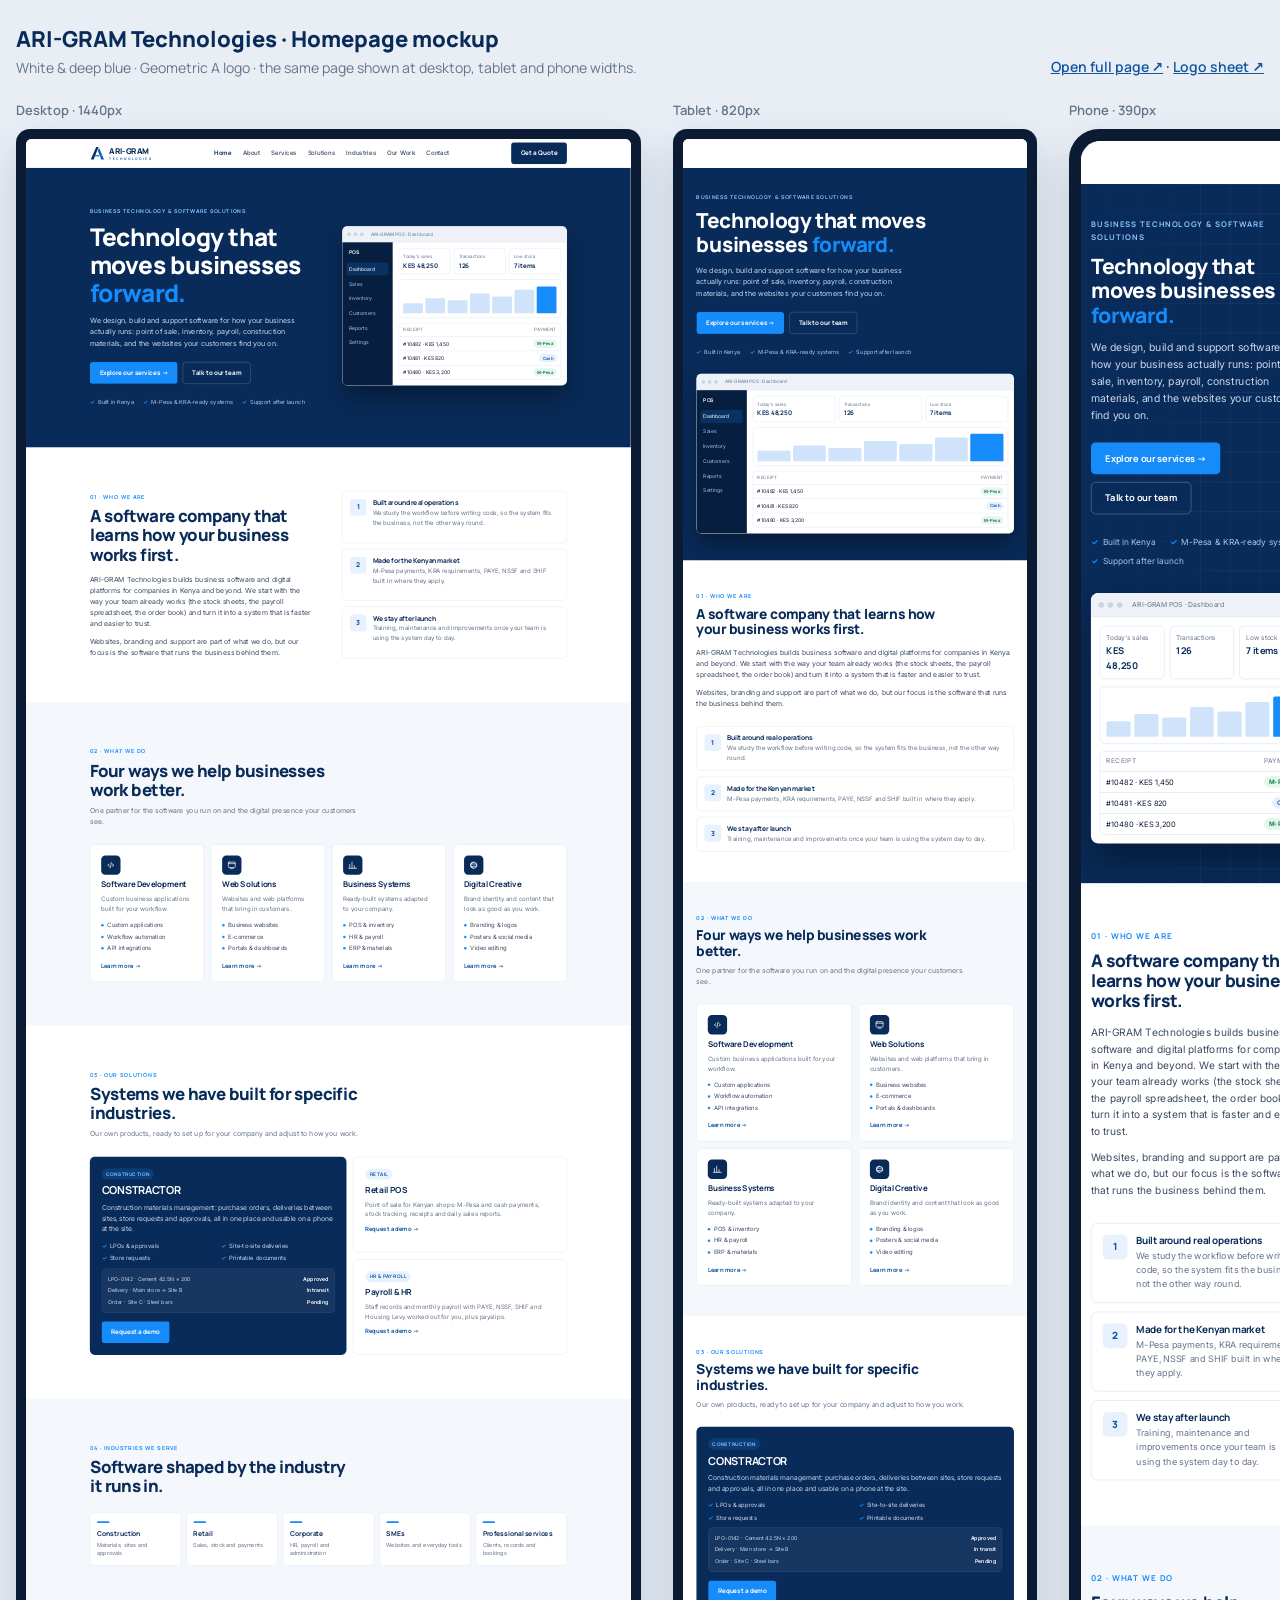
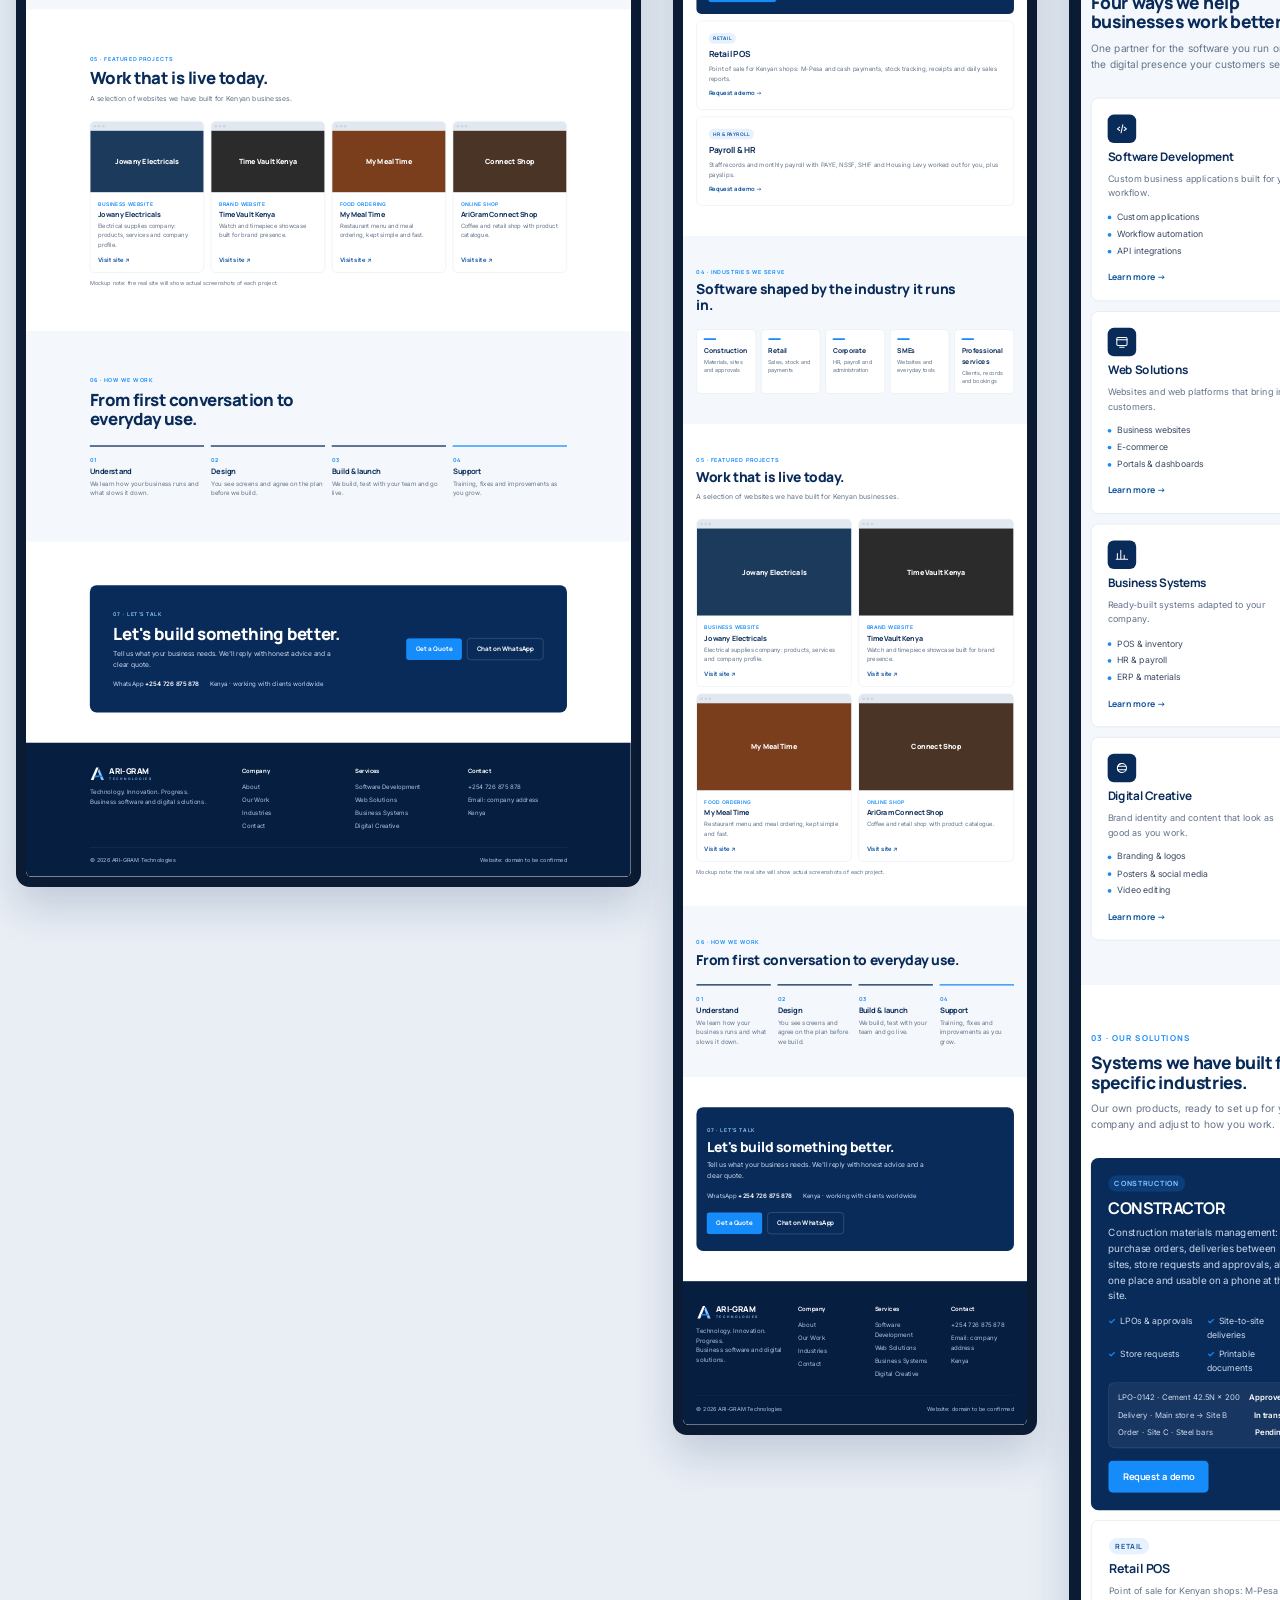
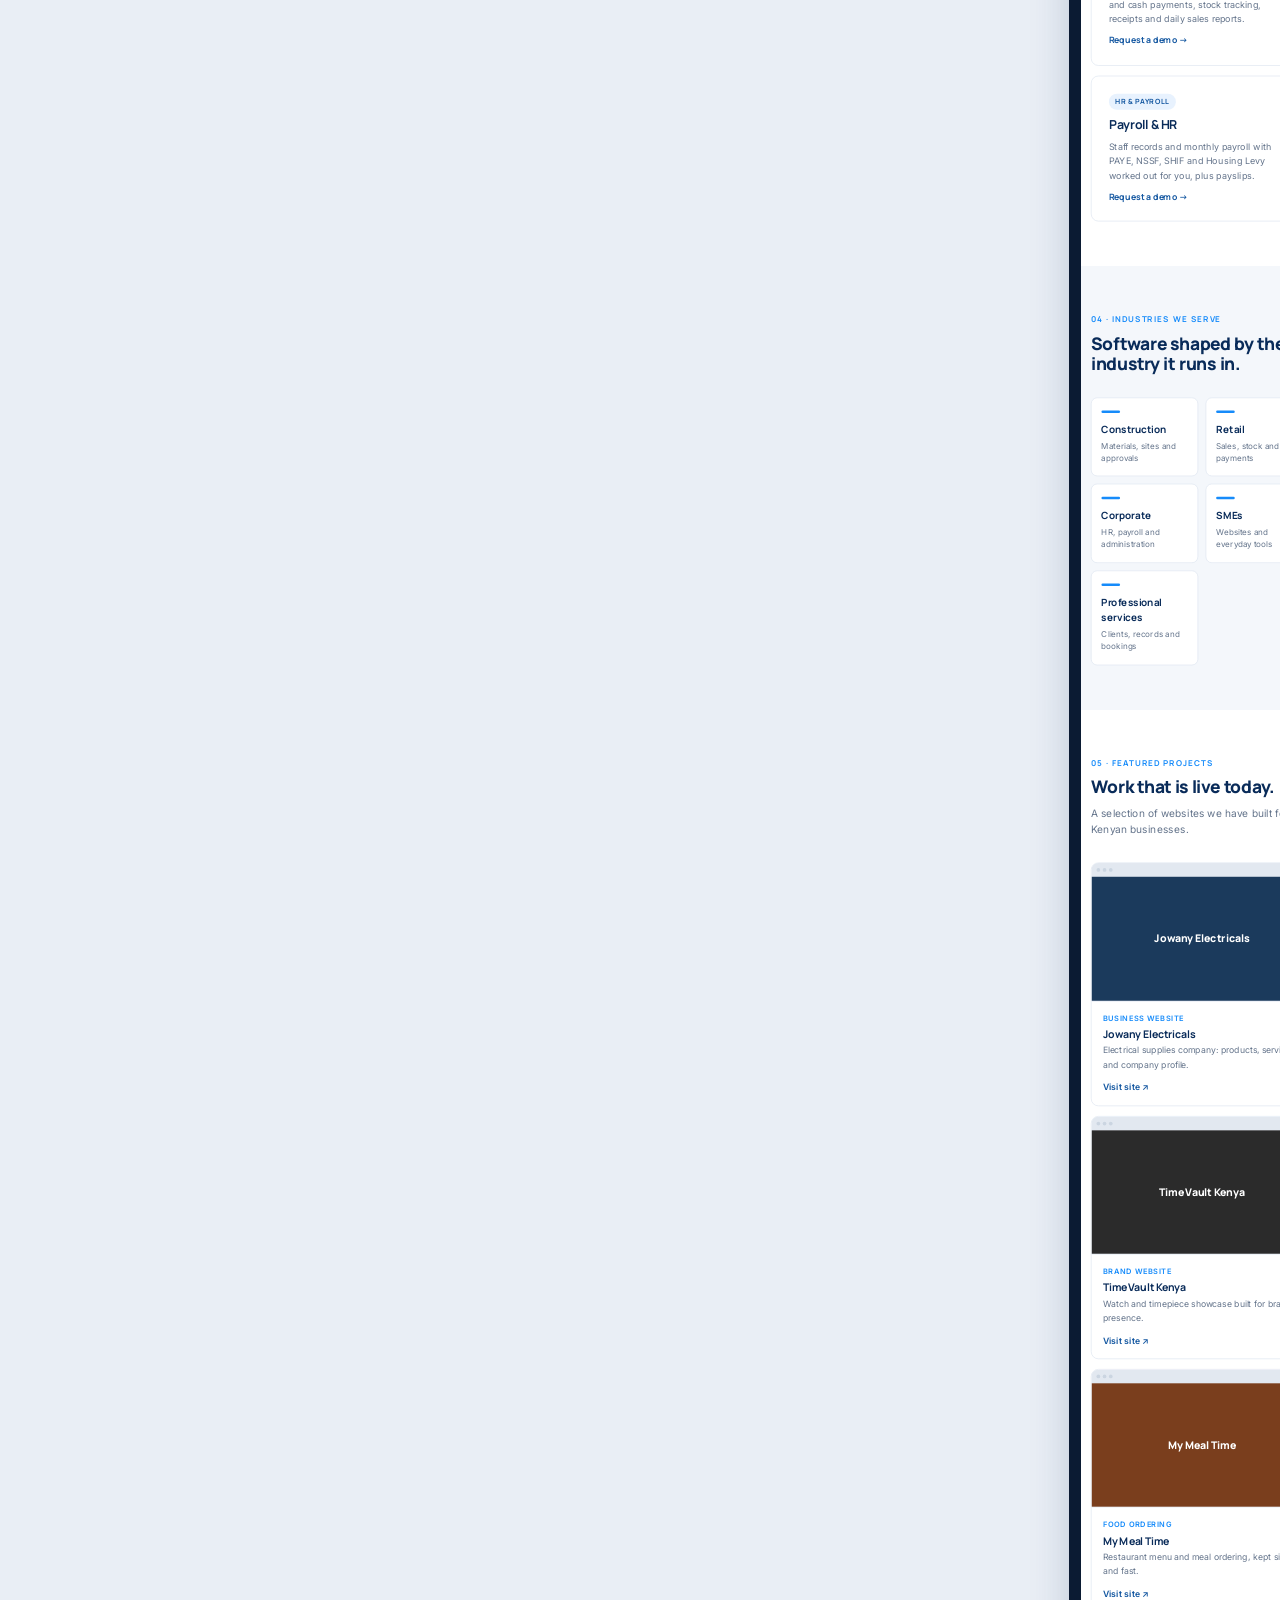
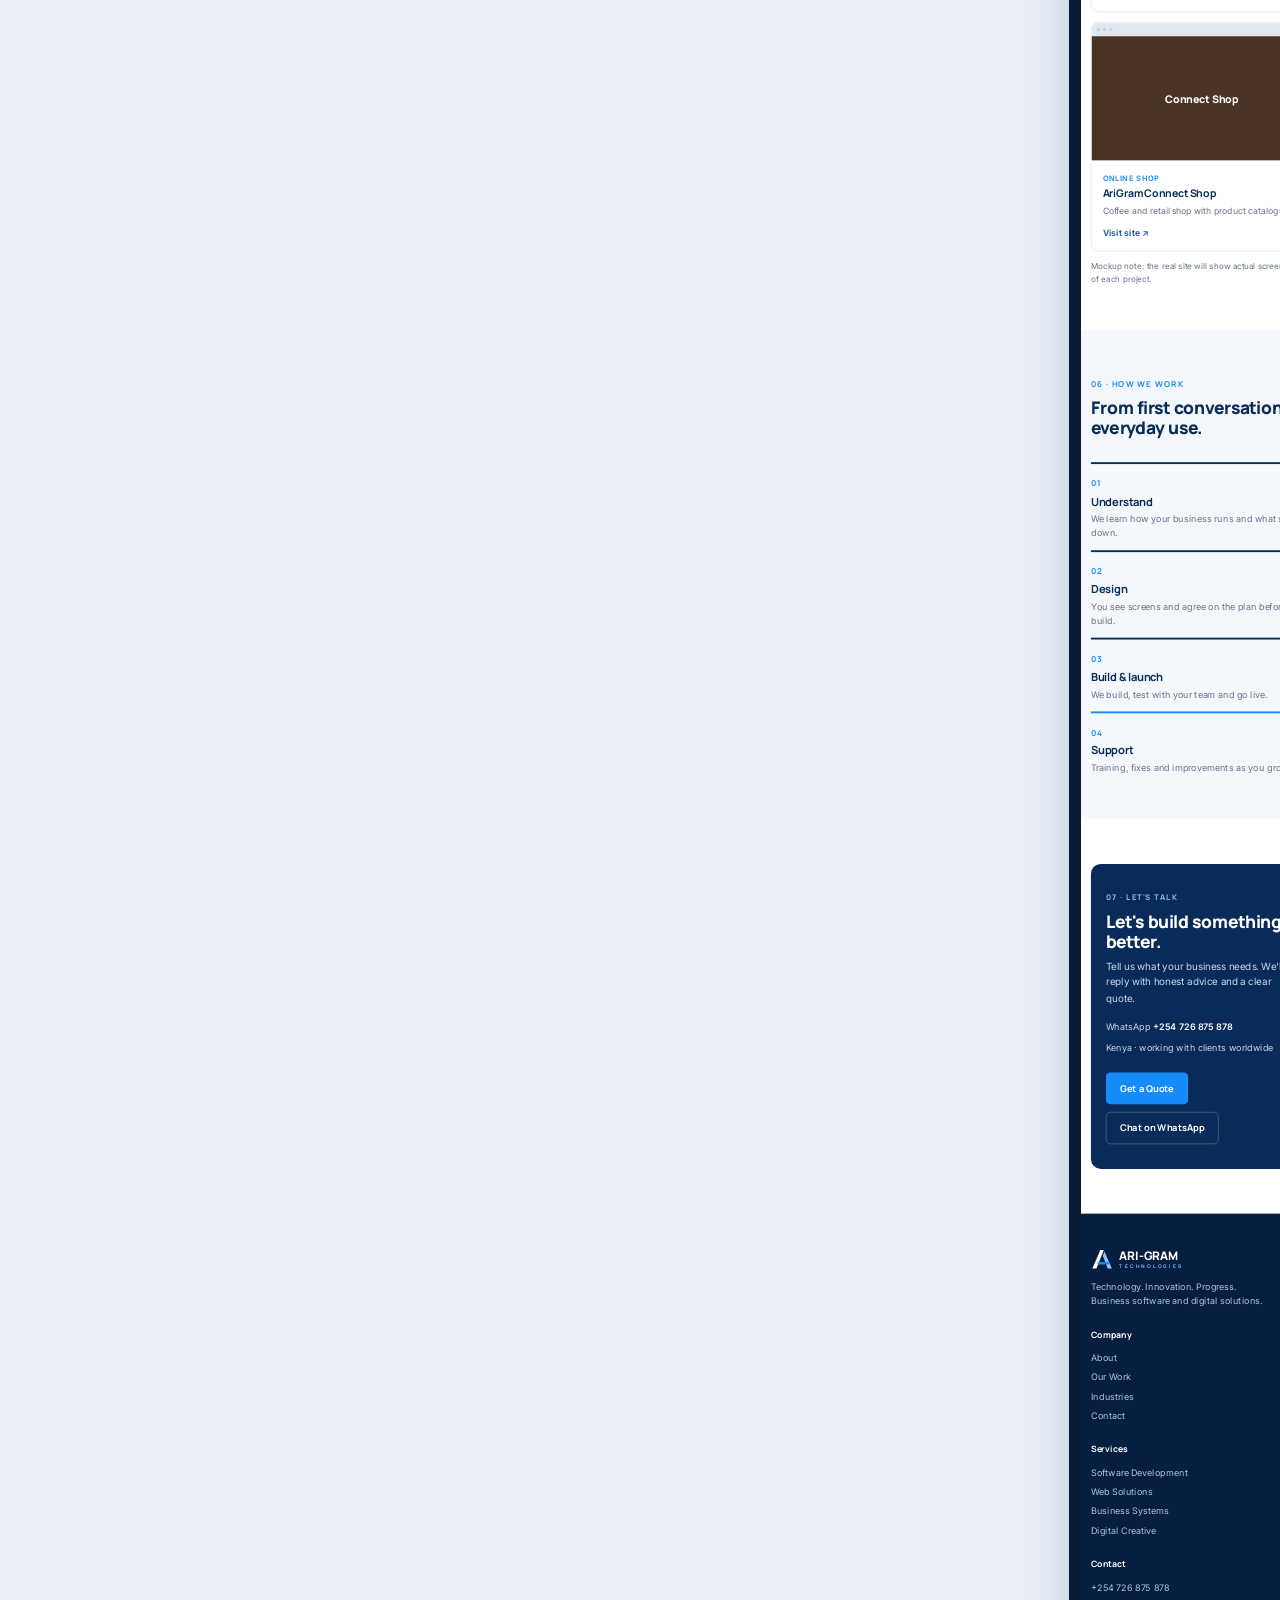
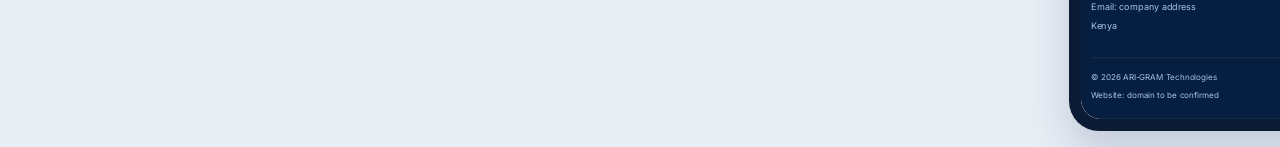
<file: mockups/index.html>
<!doctype html>
<html lang="en">
<head>
<meta charset="utf-8" />
<meta name="viewport" content="width=device-width, initial-scale=1" />
<title>Homepage mockup</title>
<link href="https://fonts.googleapis.com/css2?family=Manrope:wght@600;800&display=swap" rel="stylesheet" />
<style>
  body { margin: 0; background: #E9EEF5; font-family: Manrope, system-ui, sans-serif; color: #0B1B33; }
  .top { padding: 24px 16px 8px; max-width: 1500px; margin: 0 auto; display: flex; flex-wrap: wrap; justify-content: space-between; align-items: end; gap: 12px; }
  .top h1 { margin: 0; font-size: 22px; font-weight: 800; color: #092B59; }
  .top p { margin: 4px 0 0; color: #64748B; font-size: 14px; }
  .top a { font-weight: 600; font-size: 14px; color: #1256A0; }
  .board { display: flex; gap: 32px; align-items: flex-start; padding: 16px; max-width: 1500px; margin: 0 auto; overflow-x: auto; }
  figure { margin: 0; flex: none; }
  figcaption { font-weight: 600; font-size: 13px; color: #64748B; margin-bottom: 10px; }
  .dev { background: #0B1B33; padding: 10px; border-radius: 14px; box-shadow: 0 20px 40px rgba(9,43,89,.18); }
  .dev.phone { border-radius: 30px; padding: 12px; }
  .vp { overflow: hidden; background: #fff; border-radius: 6px; position: relative; }
  .phone .vp { border-radius: 20px; }
  iframe { border: 0; transform-origin: 0 0; display: block; }
</style>
</head>
<body>
<div class="top">
  <div>
    <h1>ARI-GRAM Technologies · Homepage mockup</h1>
    <p>White &amp; deep blue · Geometric A logo · the same page shown at desktop, tablet and phone widths.</p>
  </div>
  <div><a href="homepage.html" target="_blank">Open full page ↗</a> · <a href="logo-sheet.html" target="_blank">Logo sheet ↗</a></div>
</div>
<div class="board">
  <figure><figcaption>Desktop · 1440px</figcaption><div class="dev"><div class="vp" data-w="1440" data-s="0.42"></div></div></figure>
  <figure><figcaption>Tablet · 820px</figcaption><div class="dev"><div class="vp" data-w="820" data-s="0.42"></div></div></figure>
  <figure><figcaption>Phone · 390px</figcaption><div class="dev phone"><div class="vp" data-w="390" data-s="0.62"></div></div></figure>
</div>
<script>
  const PAGE = (new URLSearchParams(location.search).get('page') || 'homepage') + '.html';
  const NAME = { homepage: 'Homepage', about: 'About Us', services: 'Services', solutions: 'Solutions', industries: 'Industries', work: 'Our Work', contact: 'Contact' }[PAGE.replace('.html','')] || PAGE;
  document.querySelector('.top h1').textContent = 'ARI-GRAM Technologies · ' + NAME + ' mockup';
  document.querySelector('.top a').href = PAGE;
  document.querySelectorAll('.vp').forEach(vp => {
    const w = +vp.dataset.w, s = +vp.dataset.s;
    const f = document.createElement('iframe');
    f.src = PAGE; f.width = w; f.height = 900; f.scrolling = 'no';
    f.style.transform = `scale(${s})`;
    vp.style.width = (w * s) + 'px'; vp.style.height = (900 * s) + 'px';
    vp.appendChild(f);
    const fit = () => {
      try {
        const h = f.contentDocument.documentElement.scrollHeight;
        f.height = h; vp.style.height = (h * s) + 'px';
      } catch (e) { /* cross-origin: keep default height */ }
    };
    f.addEventListener('load', () => { fit(); setTimeout(fit, 800); });
  });
</script>
</body>
</html>
</file>
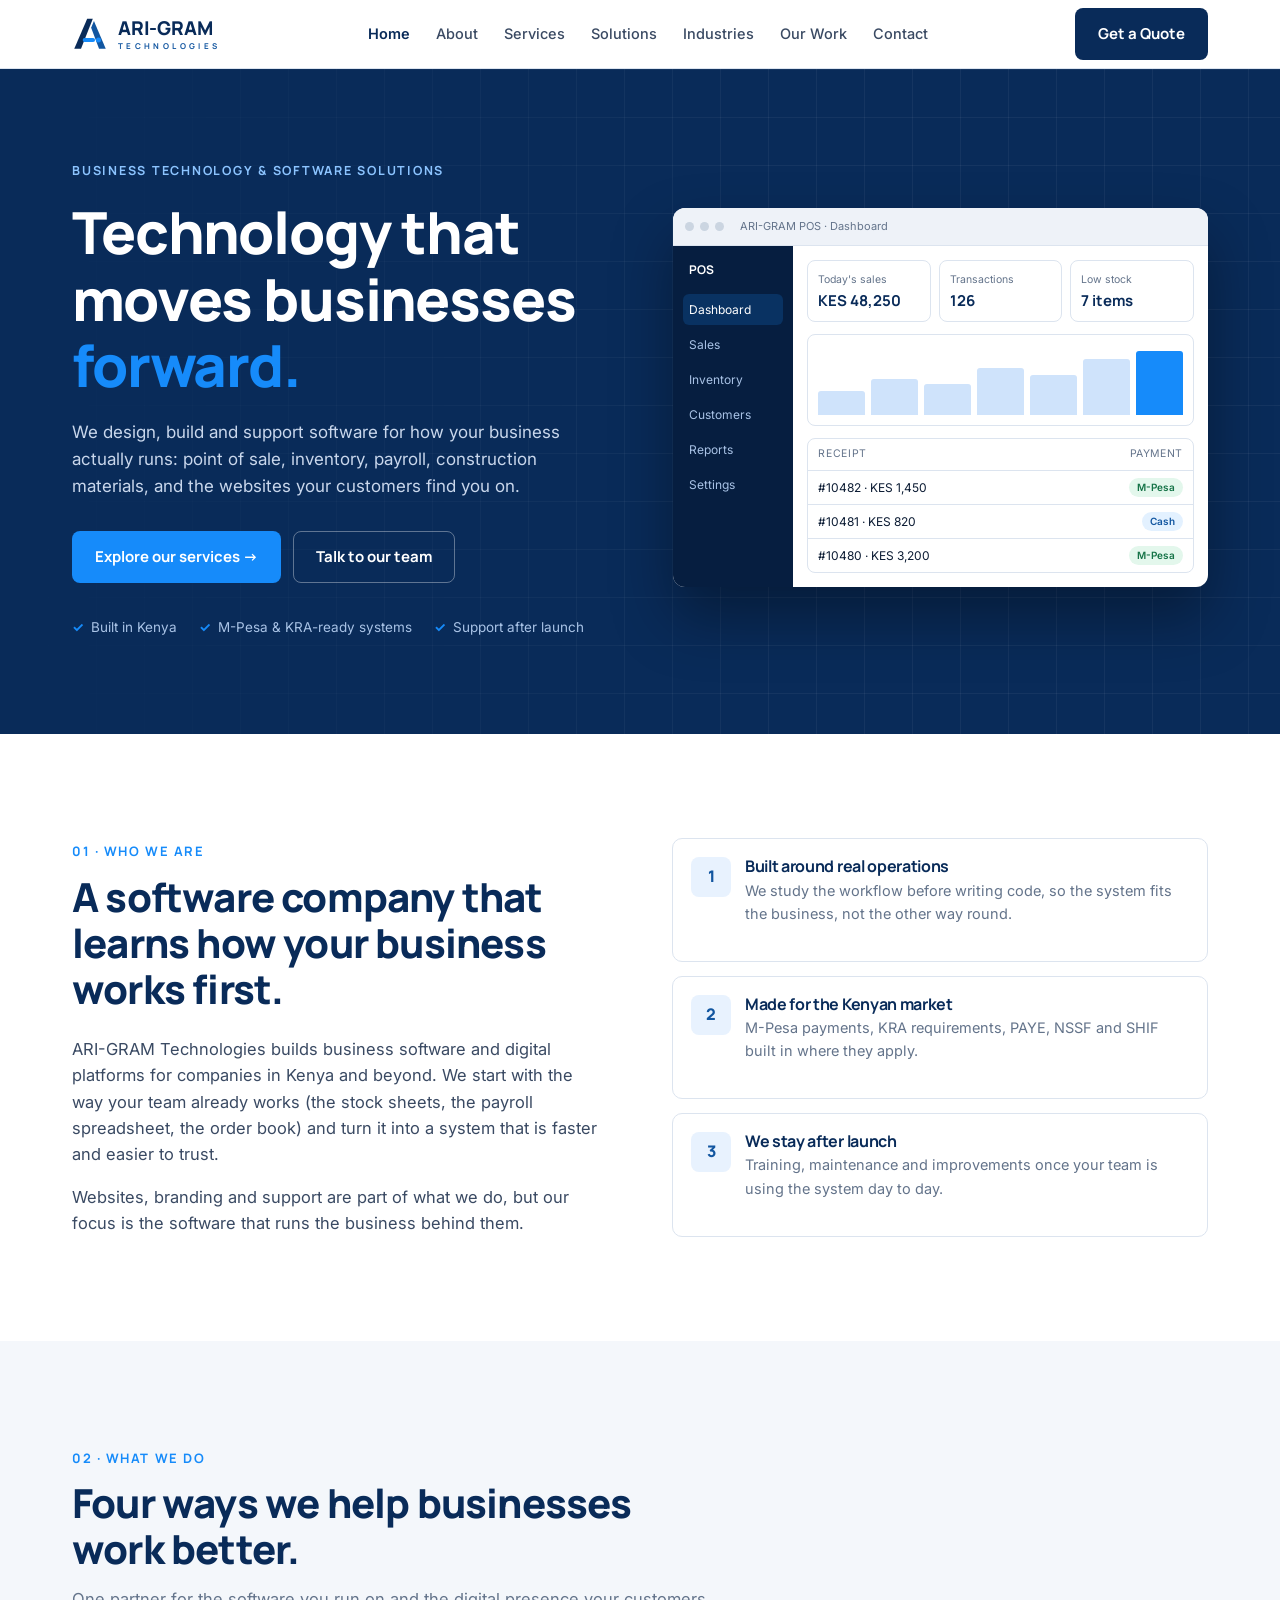
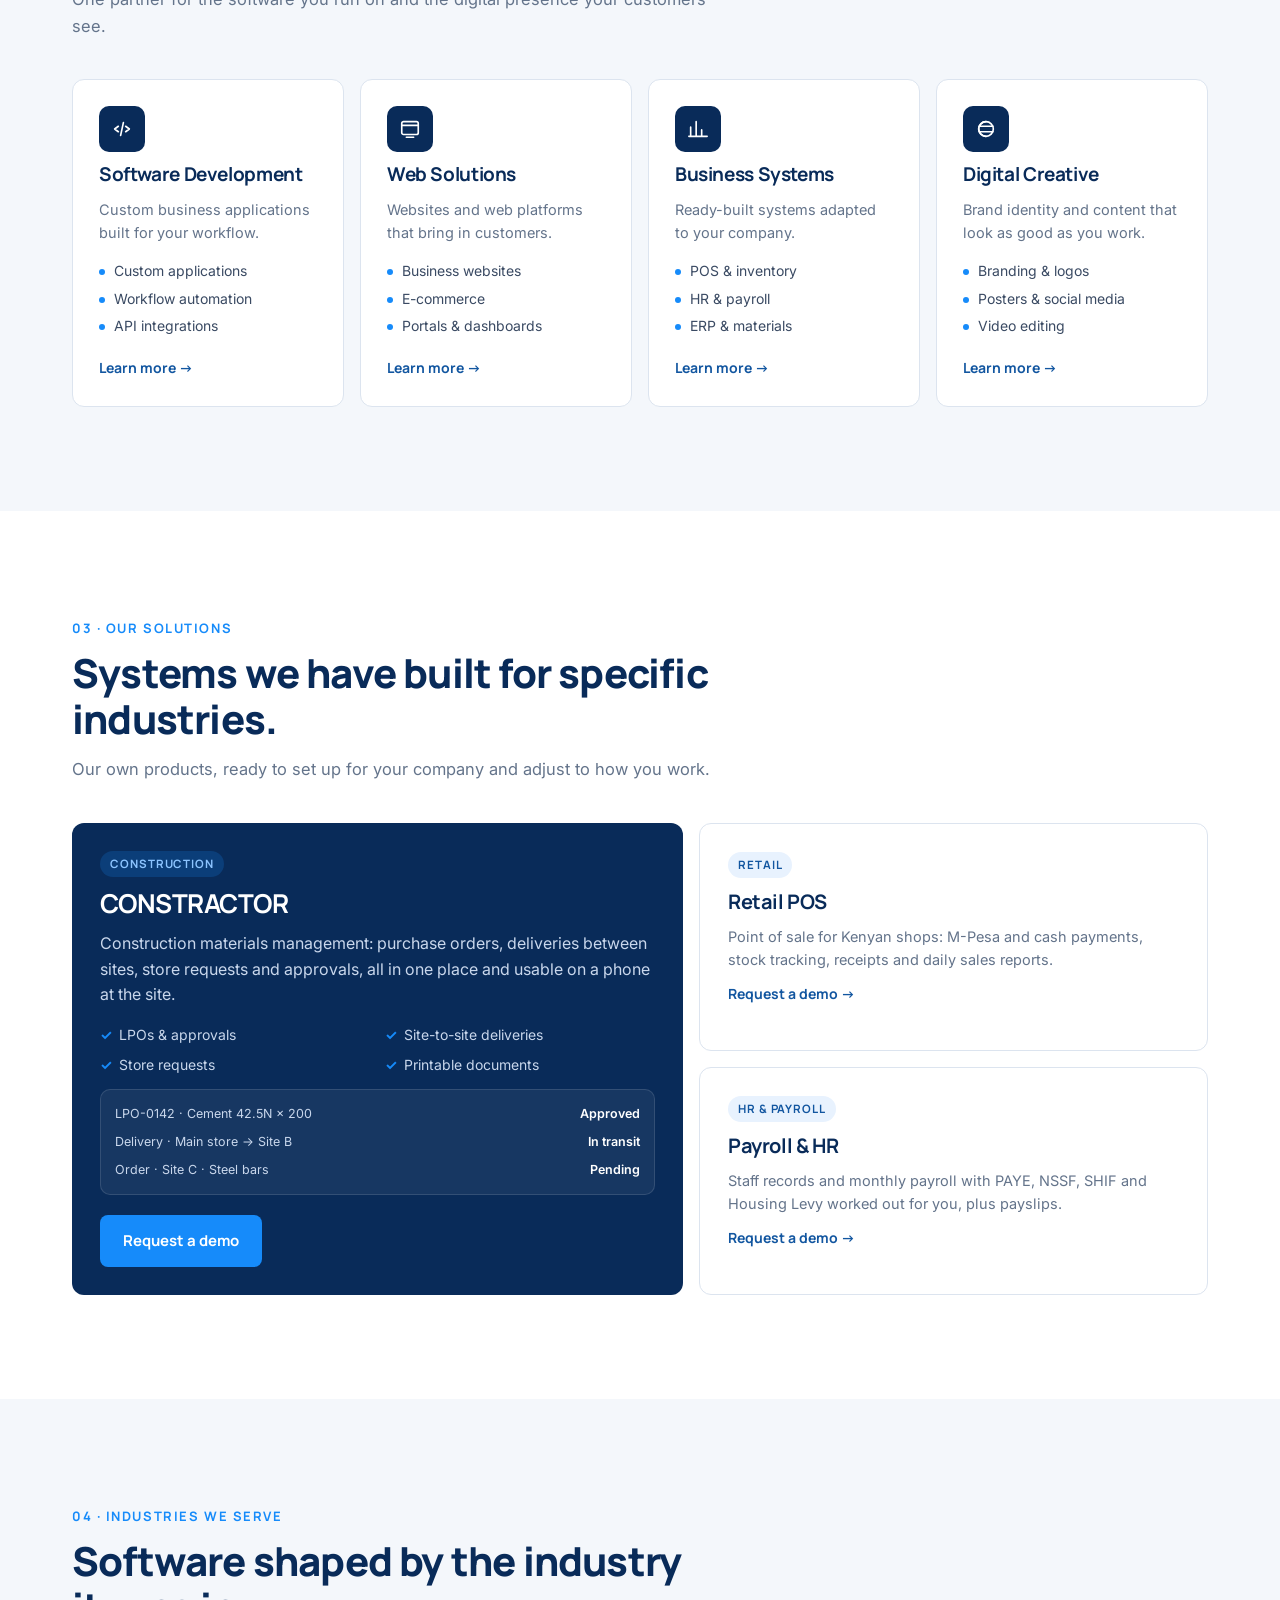
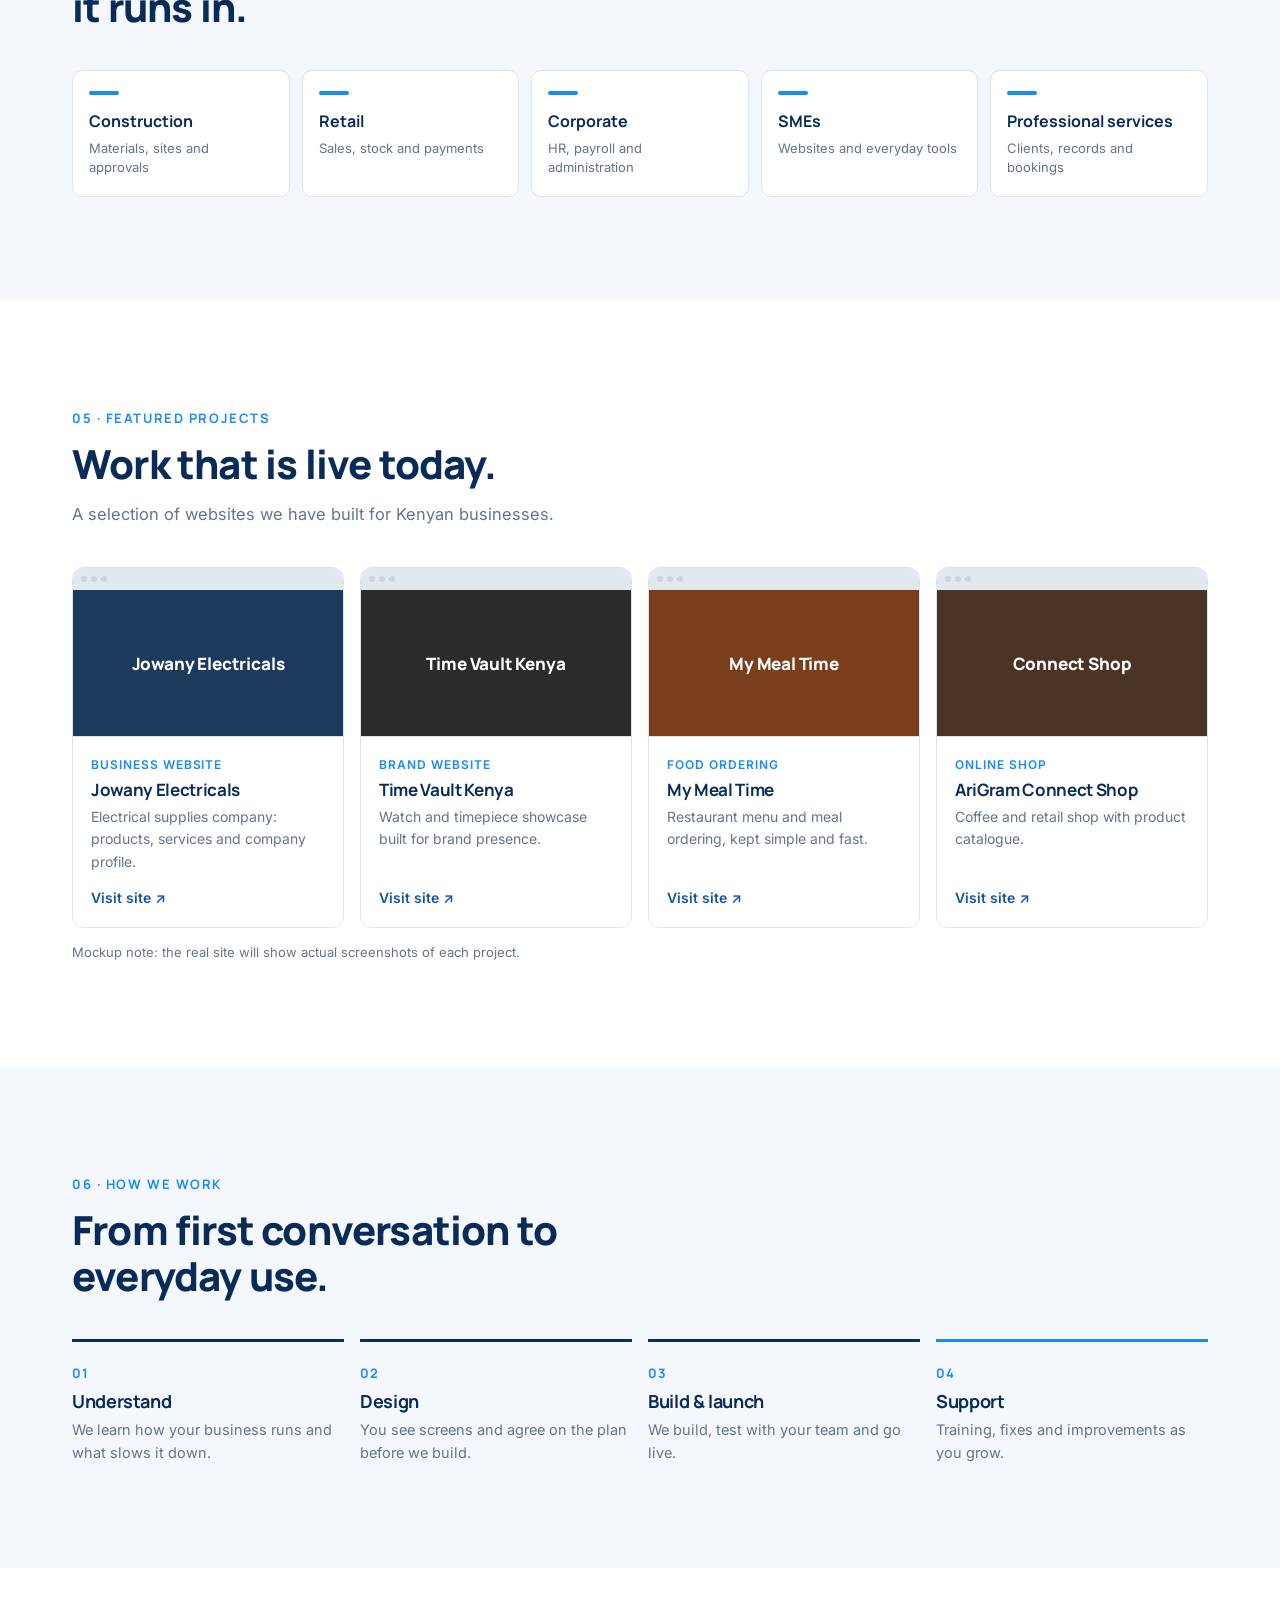
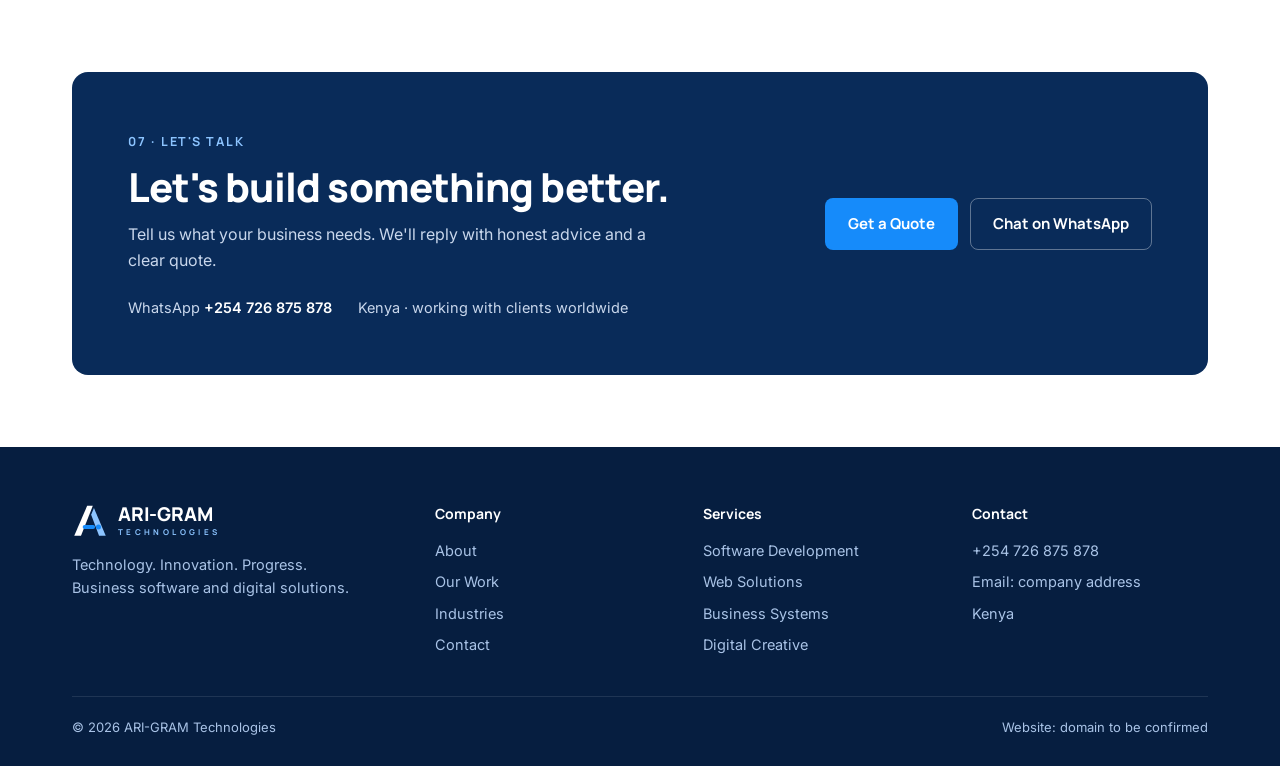
<file: mockups/homepage.html>
<!doctype html>
<html lang="en">
<head>
<meta charset="utf-8" />
<meta name="viewport" content="width=device-width, initial-scale=1" />
<title>ARI-GRAM Technologies</title>
<link rel="icon" href="logo-mark.svg" type="image/svg+xml" />
<link href="https://fonts.googleapis.com/css2?family=Manrope:wght@500;600;700;800&family=Inter:wght@400;500;600&display=swap" rel="stylesheet" />
<style>
  :root {
    --navy: #092B59; --navy-900: #061E40; --blue: #1256A0; --electric: #168BFA;
    --slate: #64748B; --ink: #0B1B33; --line: #DCE4EF; --soft: #F4F7FB; --white: #FFFFFF;
    --head: Manrope, system-ui, sans-serif; --body: Inter, system-ui, sans-serif;
  }
  * { box-sizing: border-box; }
  html { scroll-behavior: smooth; }
  body { margin: 0; font-family: var(--body); color: var(--ink); background: var(--white); line-height: 1.6; -webkit-font-smoothing: antialiased; }
  h1, h2, h3, h4 { font-family: var(--head); line-height: 1.15; margin: 0; letter-spacing: -0.02em; }
  p { margin: 0; }
  a { color: inherit; text-decoration: none; }
  .wrap { max-width: 1200px; margin: 0 auto; padding: 0 16px; }
  @media (min-width: 768px) { .wrap { padding: 0 32px; } }

  /* Buttons */
  .btn { display: inline-flex; align-items: center; gap: 8px; font-family: var(--head); font-weight: 700; font-size: 15px; padding: 13px 22px; border-radius: 8px; border: 1.5px solid transparent; cursor: pointer; white-space: nowrap; }
  .btn-primary { background: var(--electric); color: #fff; }
  .btn-primary:hover { background: #0E78E0; }
  .btn-ghost { border-color: rgba(255,255,255,.35); color: #fff; }
  .btn-ghost:hover { border-color: #fff; }
  .btn-navy { background: var(--navy); color: #fff; }
  .btn-outline { border-color: var(--line); color: var(--navy); background: #fff; }

  /* Logo */
  .logo { display: flex; align-items: center; gap: 10px; }
  .logo svg { width: 36px; height: 36px; flex: none; }
  .logo b { display: block; font-family: var(--head); font-weight: 800; font-size: 19px; color: var(--navy); line-height: 1; letter-spacing: -0.01em; }
  .logo span { display: block; font-family: var(--head); font-weight: 700; font-size: 8px; letter-spacing: .42em; color: var(--blue); margin-top: 4px; line-height: 1; }
  .logo.rev b { color: #fff; } .logo.rev span { color: #8CC4FF; }

  /* Nav */
  header { position: sticky; top: 0; z-index: 10; background: rgba(255,255,255,.96); backdrop-filter: blur(8px); border-bottom: 1px solid var(--line); }
  .nav { display: flex; align-items: center; justify-content: space-between; height: 68px; }
  .nav ul { display: none; list-style: none; margin: 0; padding: 0; gap: 26px; font-size: 14.5px; font-weight: 500; color: #3A4A63; }
  .nav ul a:hover, .nav ul a.on { color: var(--navy); }
  .nav ul a.on { font-weight: 600; }
  .nav .cta { display: none; }
  .burger { width: 40px; height: 40px; border: 1px solid var(--line); border-radius: 8px; display: grid; place-items: center; background: #fff; }
  .burger i { display: block; width: 18px; height: 2px; background: var(--navy); box-shadow: 0 -6px 0 var(--navy), 0 6px 0 var(--navy); }
  @media (min-width: 1024px) { .nav ul { display: flex; } .nav .cta { display: inline-flex; } .burger { display: none; } }

  /* Hero */
  .hero { background: var(--navy); color: #fff; position: relative; overflow: hidden; }
  .hero::after { content: ""; position: absolute; inset: 0; background-image: linear-gradient(rgba(255,255,255,.05) 1px, transparent 1px), linear-gradient(90deg, rgba(255,255,255,.05) 1px, transparent 1px); background-size: 48px 48px; mask-image: linear-gradient(90deg, transparent, #000 60%); pointer-events: none; }
  .hero .wrap { position: relative; z-index: 1; display: grid; gap: 40px; padding-top: 56px; padding-bottom: 64px; }
  .eyebrow { display: inline-block; font-family: var(--head); font-size: 12.5px; font-weight: 700; letter-spacing: .14em; text-transform: uppercase; color: #8CC4FF; margin-bottom: 18px; }
  .hero h1 { font-size: clamp(34px, 6vw, 58px); font-weight: 800; }
  .hero h1 em { font-style: normal; color: var(--electric); }
  .hero p.lead { font-size: 17px; color: #C9D7EC; max-width: 540px; margin-top: 20px; }
  .hero .actions { display: flex; flex-wrap: wrap; gap: 12px; margin-top: 30px; }
  .hero .facts { display: flex; flex-wrap: wrap; gap: 10px 22px; margin-top: 34px; font-size: 13.5px; color: #A9C3E6; }
  .hero .facts span::before { content: "✓"; color: var(--electric); font-weight: 700; margin-right: 7px; }
  @media (min-width: 1024px) { .hero .wrap { grid-template-columns: 1.05fr 1fr; align-items: center; padding-top: 88px; padding-bottom: 96px; } }

  /* Hero product visual */
  .screen { background: #fff; color: var(--ink); border-radius: 12px; box-shadow: 0 30px 60px rgba(0,0,0,.35); overflow: hidden; font-size: 12px; }
  .screen .bar { display: flex; gap: 6px; align-items: center; padding: 10px 12px; background: #EEF2F8; border-bottom: 1px solid var(--line); }
  .screen .bar i { width: 9px; height: 9px; border-radius: 50%; background: #CBD5E1; }
  .screen .bar small { margin-left: 10px; color: var(--slate); font-size: 11px; }
  .app { display: grid; grid-template-columns: 120px 1fr; min-height: 300px; }
  .side { background: var(--navy-900); color: #A9C3E6; padding: 14px 10px; display: flex; flex-direction: column; gap: 4px; }
  .side b { color: #fff; font-family: var(--head); font-size: 12px; margin-bottom: 10px; padding-left: 6px; }
  .side span { padding: 6px; border-radius: 6px; } .side span.on { background: rgba(22,139,250,.18); color: #fff; }
  .main { padding: 14px; display: grid; gap: 12px; align-content: start; }
  .kpis { display: grid; grid-template-columns: repeat(3, 1fr); gap: 8px; }
  .kpi { border: 1px solid var(--line); border-radius: 8px; padding: 8px 10px; }
  .kpi small { color: var(--slate); font-size: 10.5px; } .kpi b { display: block; font-family: var(--head); font-size: 15px; color: var(--navy); }
  .chart { border: 1px solid var(--line); border-radius: 8px; padding: 10px; height: 92px; display: flex; align-items: end; gap: 6px; }
  .chart i { flex: 1; background: #CFE3FB; border-radius: 3px 3px 0 0; } .chart i.hi { background: var(--electric); }
  .rows { border: 1px solid var(--line); border-radius: 8px; }
  .rows div { display: flex; justify-content: space-between; padding: 7px 10px; border-top: 1px solid var(--line); }
  .rows div:first-child { border-top: 0; color: var(--slate); font-size: 10.5px; text-transform: uppercase; letter-spacing: .06em; }
  .pill { font-size: 10px; padding: 1px 8px; border-radius: 99px; background: #E3F1FF; color: var(--blue); font-weight: 600; }
  .pill.ok { background: #E3F7EC; color: #157347; }
  @media (max-width: 520px) { .app { grid-template-columns: 1fr; } .side { display: none; } }

  /* Sections */
  section.block { padding: 72px 0; }
  section.block.soft { background: var(--soft); }
  .sec-head { max-width: 640px; margin-bottom: 40px; }
  .num { font-family: var(--head); font-size: 13px; font-weight: 700; color: var(--electric); letter-spacing: .12em; text-transform: uppercase; }
  .sec-head h2 { font-size: clamp(28px, 4vw, 40px); font-weight: 800; color: var(--navy); margin-top: 10px; }
  .sec-head p { color: var(--slate); font-size: 16.5px; margin-top: 14px; }
  @media (min-width: 1024px) { section.block { padding: 104px 0; } }

  /* Who we are */
  .who { display: grid; gap: 40px; }
  .who .copy p + p { margin-top: 16px; }
  .who .copy p { color: #3A4A63; font-size: 16.5px; }
  .diff { display: grid; gap: 14px; }
  .diff > div { display: grid; grid-template-columns: 40px 1fr; gap: 14px; padding: 18px; border: 1px solid var(--line); border-radius: 10px; background: #fff; }
  .diff i { width: 40px; height: 40px; border-radius: 8px; background: #E8F2FE; display: grid; place-items: center; color: var(--blue); font-style: normal; font-family: var(--head); font-weight: 800; }
  .diff h4 { font-size: 16px; color: var(--navy); } .diff p { font-size: 14.5px; color: var(--slate); margin-top: 3px; }
  @media (min-width: 1024px) { .who { grid-template-columns: 1fr 1fr; gap: 64px; } }

  /* Services */
  .cards { display: grid; gap: 16px; grid-template-columns: 1fr; }
  @media (min-width: 640px) { .cards { grid-template-columns: 1fr 1fr; } }
  @media (min-width: 1024px) { .cards.four { grid-template-columns: repeat(4, 1fr); } .cards.three { grid-template-columns: repeat(3, 1fr); } }
  .card { background: #fff; border: 1px solid var(--line); border-radius: 12px; padding: 26px; display: flex; flex-direction: column; gap: 12px; transition: border-color .2s, transform .2s; }
  .card:hover { border-color: #9CC8F8; transform: translateY(-2px); }
  .card .ico { width: 46px; height: 46px; border-radius: 10px; background: var(--navy); display: grid; place-items: center; }
  .card .ico svg { width: 22px; height: 22px; stroke: #fff; fill: none; stroke-width: 1.8; stroke-linecap: round; stroke-linejoin: round; }
  .card h3 { font-size: 19px; color: var(--navy); }
  .card p { color: var(--slate); font-size: 14.5px; }
  .card ul { margin: 4px 0 0; padding: 0; list-style: none; font-size: 14px; color: #3A4A63; display: grid; gap: 5px; }
  .card ul li::before { content: ""; display: inline-block; width: 6px; height: 6px; border-radius: 50%; background: var(--electric); margin-right: 9px; vertical-align: middle; }
  .card .more { margin-top: auto; padding-top: 8px; font-family: var(--head); font-weight: 700; font-size: 14px; color: var(--blue); }

  /* Solutions */
  .sol { display: grid; gap: 16px; }
  @media (min-width: 1024px) { .sol { grid-template-columns: 1.2fr 1fr; grid-template-rows: auto auto; } .sol .big { grid-row: span 2; } }
  .sol .item { border-radius: 12px; padding: 28px; display: flex; flex-direction: column; gap: 12px; }
  .sol .big { background: var(--navy); color: #fff; }
  .sol .big h3 { color: #fff; font-size: 26px; } .sol .big p { color: #C9D7EC; }
  .sol .sm { background: #fff; border: 1px solid var(--line); }
  .sol .sm h3 { color: var(--navy); font-size: 20px; } .sol .sm p { color: var(--slate); font-size: 14.5px; }
  .tag { align-self: flex-start; font-family: var(--head); font-size: 11.5px; font-weight: 700; letter-spacing: .08em; text-transform: uppercase; padding: 4px 10px; border-radius: 99px; background: #E8F2FE; color: var(--blue); }
  .big .tag { background: rgba(22,139,250,.2); color: #8CC4FF; }
  .feat { display: grid; grid-template-columns: 1fr 1fr; gap: 8px 16px; font-size: 14px; color: #C9D7EC; margin-top: 4px; }
  .feat span::before { content: "✓"; color: var(--electric); font-weight: 700; margin-right: 7px; }
  .mini { margin-top: auto; background: rgba(255,255,255,.06); border: 1px solid rgba(255,255,255,.12); border-radius: 10px; padding: 14px; display: grid; gap: 8px; font-size: 12.5px; }
  .mini div { display: flex; justify-content: space-between; color: #C9D7EC; } .mini b { color: #fff; font-weight: 600; }

  /* Industries */
  .inds { display: grid; grid-template-columns: 1fr 1fr; gap: 12px; }
  @media (min-width: 768px) { .inds { grid-template-columns: repeat(5, 1fr); } }
  .ind { border: 1px solid var(--line); background: #fff; border-radius: 10px; padding: 20px 16px; text-align: left; }
  .ind b { display: block; font-family: var(--head); color: var(--navy); font-size: 16px; }
  .ind small { color: var(--slate); font-size: 13px; display: block; margin-top: 4px; line-height: 1.45; }
  .ind .dot { width: 30px; height: 4px; border-radius: 2px; background: var(--electric); margin-bottom: 14px; }

  /* Projects */
  .proj { display: grid; gap: 16px; }
  @media (min-width: 640px) { .proj { grid-template-columns: 1fr 1fr; } }
  @media (min-width: 1024px) { .proj { grid-template-columns: repeat(4, 1fr); } }
  .pcard { border: 1px solid var(--line); border-radius: 12px; overflow: hidden; background: #fff; display: flex; flex-direction: column; }
  .shot { aspect-ratio: 16/10; background: #EEF2F8; border-bottom: 1px solid var(--line); position: relative; }
  .shot .b { height: 22px; background: #E2E8F0; display: flex; align-items: center; gap: 4px; padding: 0 8px; }
  .shot .b i { width: 6px; height: 6px; border-radius: 50%; background: #CBD5E1; }
  .shot .pg { position: absolute; inset: 22px 0 0; display: grid; place-items: center; font-family: var(--head); font-weight: 800; color: #fff; font-size: 17px; letter-spacing: -0.01em; text-align: center; padding: 12px; }
  .pcard .body { padding: 18px; display: flex; flex-direction: column; gap: 6px; flex: 1; }
  .pcard small { color: var(--electric); font-weight: 600; font-size: 12px; text-transform: uppercase; letter-spacing: .08em; }
  .pcard h4 { color: var(--navy); font-size: 17px; }
  .pcard p { color: var(--slate); font-size: 14px; }
  .pcard a { margin-top: auto; padding-top: 8px; color: var(--blue); font-weight: 600; font-size: 14px; }

  /* Process */
  .steps { display: grid; gap: 16px; counter-reset: s; }
  @media (min-width: 768px) { .steps { grid-template-columns: repeat(4, 1fr); } }
  .step { border-top: 3px solid var(--navy); padding-top: 18px; }
  .step:last-child { border-top-color: var(--electric); }
  .step b { font-family: var(--head); font-size: 13px; color: var(--electric); letter-spacing: .1em; }
  .step h4 { color: var(--navy); font-size: 18px; margin-top: 6px; }
  .step p { color: var(--slate); font-size: 14.5px; margin-top: 6px; }

  /* CTA */
  .cta-band { background: var(--navy); color: #fff; border-radius: 16px; padding: 40px 24px; display: grid; gap: 28px; position: relative; overflow: hidden; }
  .cta-band h2 { font-size: clamp(28px, 4vw, 40px); font-weight: 800; }
  .cta-band p { color: #C9D7EC; margin-top: 12px; max-width: 520px; }
  .cta-band .actions { display: flex; flex-wrap: wrap; gap: 12px; }
  .contact-line { display: flex; flex-wrap: wrap; gap: 10px 26px; font-size: 14.5px; color: #C9D7EC; }
  .contact-line b { color: #fff; font-weight: 600; }
  @media (min-width: 1024px) { .cta-band { grid-template-columns: 1.3fr 1fr; align-items: center; padding: 56px; } .cta-band .right { justify-self: end; } }

  /* Footer */
  footer { background: var(--navy-900); color: #A9C3E6; padding: 56px 0 28px; margin-top: 72px; font-size: 14.5px; }
  .fgrid { display: grid; gap: 32px; }
  @media (min-width: 768px) { .fgrid { grid-template-columns: 1.4fr 1fr 1fr 1fr; } }
  footer h5 { font-family: var(--head); color: #fff; font-size: 14px; margin: 0 0 14px; }
  footer ul { list-style: none; padding: 0; margin: 0; display: grid; gap: 8px; }
  footer a:hover { color: #fff; }
  .tagline { margin-top: 14px; max-width: 280px; }
  .legal { border-top: 1px solid rgba(255,255,255,.1); margin-top: 40px; padding-top: 20px; display: flex; flex-wrap: wrap; justify-content: space-between; gap: 8px; font-size: 13px; }
</style>
</head>
<body>

<svg width="0" height="0" style="position:absolute" aria-hidden="true">
  <defs>
    <g id="mark">
      <polygon points="4,58 27,5 37,5 16,58" fill="#092B59"/>
      <polygon points="39,9 60,58 48,58 34,21" fill="#1256A0"/>
      <rect x="19" y="39" width="22" height="7" rx="3.5" fill="#168BFA"/>
      <circle cx="47" cy="42.5" r="4.5" fill="#168BFA"/>
    </g>
    <g id="mark-rev">
      <polygon points="4,58 27,5 37,5 16,58" fill="#FFFFFF"/>
      <polygon points="39,9 60,58 48,58 34,21" fill="#8CC4FF"/>
      <rect x="19" y="39" width="22" height="7" rx="3.5" fill="#168BFA"/>
      <circle cx="47" cy="42.5" r="4.5" fill="#168BFA"/>
    </g>
  </defs>
</svg>

<header>
  <div class="wrap nav">
    <a class="logo" href="#"><svg viewBox="0 0 64 64"><use href="#mark"/></svg><div><b>ARI-GRAM</b><span>TECHNOLOGIES</span></div></a>
    <ul>
      <li><a class="on" href="#">Home</a></li>
      <li><a href="#about">About</a></li>
      <li><a href="#services">Services</a></li>
      <li><a href="#solutions">Solutions</a></li>
      <li><a href="#industries">Industries</a></li>
      <li><a href="#work">Our Work</a></li>
      <li><a href="#contact">Contact</a></li>
    </ul>
    <a class="btn btn-navy cta" href="#contact">Get a Quote</a>
    <button class="burger" aria-label="Open menu"><i></i></button>
  </div>
</header>

<section class="hero">
  <div class="wrap">
    <div>
      <span class="eyebrow">Business Technology &amp; Software Solutions</span>
      <h1>Technology that moves businesses <em>forward.</em></h1>
      <p class="lead">We design, build and support software for how your business actually runs: point of sale, inventory, payroll, construction materials, and the websites your customers find you on.</p>
      <div class="actions">
        <a class="btn btn-primary" href="#services">Explore our services →</a>
        <a class="btn btn-ghost" href="#contact">Talk to our team</a>
      </div>
      <div class="facts"><span>Built in Kenya</span><span>M-Pesa &amp; KRA-ready systems</span><span>Support after launch</span></div>
    </div>

    <div class="screen" aria-label="Example of an ARI-GRAM business system">
      <div class="bar"><i></i><i></i><i></i><small>ARI-GRAM POS · Dashboard</small></div>
      <div class="app">
        <div class="side"><b>POS</b><span class="on">Dashboard</span><span>Sales</span><span>Inventory</span><span>Customers</span><span>Reports</span><span>Settings</span></div>
        <div class="main">
          <div class="kpis">
            <div class="kpi"><small>Today's sales</small><b>KES 48,250</b></div>
            <div class="kpi"><small>Transactions</small><b>126</b></div>
            <div class="kpi"><small>Low stock</small><b>7 items</b></div>
          </div>
          <div class="chart"><i style="height:35%"></i><i style="height:52%"></i><i style="height:44%"></i><i style="height:68%"></i><i style="height:58%"></i><i style="height:80%"></i><i class="hi" style="height:92%"></i></div>
          <div class="rows">
            <div><span>Receipt</span><span>Payment</span></div>
            <div><span>#10482 · KES 1,450</span><span class="pill ok">M-Pesa</span></div>
            <div><span>#10481 · KES 820</span><span class="pill">Cash</span></div>
            <div><span>#10480 · KES 3,200</span><span class="pill ok">M-Pesa</span></div>
          </div>
        </div>
      </div>
    </div>
  </div>
</section>

<section class="block" id="about">
  <div class="wrap who">
    <div>
      <div class="sec-head" style="margin-bottom:24px">
        <span class="num">01 · Who we are</span>
        <h2>A software company that learns how your business works first.</h2>
      </div>
      <div class="copy">
        <p>ARI-GRAM Technologies builds business software and digital platforms for companies in Kenya and beyond. We start with the way your team already works (the stock sheets, the payroll spreadsheet, the order book) and turn it into a system that is faster and easier to trust.</p>
        <p>Websites, branding and support are part of what we do, but our focus is the software that runs the business behind them.</p>
      </div>
    </div>
    <div class="diff">
      <div><i>1</i><div><h4>Built around real operations</h4><p>We study the workflow before writing code, so the system fits the business, not the other way round.</p></div></div>
      <div><i>2</i><div><h4>Made for the Kenyan market</h4><p>M-Pesa payments, KRA requirements, PAYE, NSSF and SHIF built in where they apply.</p></div></div>
      <div><i>3</i><div><h4>We stay after launch</h4><p>Training, maintenance and improvements once your team is using the system day to day.</p></div></div>
    </div>
  </div>
</section>

<section class="block soft" id="services">
  <div class="wrap">
    <div class="sec-head">
      <span class="num">02 · What we do</span>
      <h2>Four ways we help businesses work better.</h2>
      <p>One partner for the software you run on and the digital presence your customers see.</p>
    </div>
    <div class="cards four">
      <div class="card">
        <div class="ico"><svg viewBox="0 0 24 24"><path d="m8 9-4 3 4 3M16 9l4 3-4 3M13.5 5l-3 14"/></svg></div>
        <h3>Software Development</h3>
        <p>Custom business applications built for your workflow.</p>
        <ul><li>Custom applications</li><li>Workflow automation</li><li>API integrations</li></ul>
        <a class="more" href="#">Learn more →</a>
      </div>
      <div class="card">
        <div class="ico"><svg viewBox="0 0 24 24"><rect x="3" y="4" width="18" height="14" rx="2"/><path d="M3 8h18M8 21h8"/></svg></div>
        <h3>Web Solutions</h3>
        <p>Websites and web platforms that bring in customers.</p>
        <ul><li>Business websites</li><li>E-commerce</li><li>Portals &amp; dashboards</li></ul>
        <a class="more" href="#">Learn more →</a>
      </div>
      <div class="card">
        <div class="ico"><svg viewBox="0 0 24 24"><path d="M4 20V10M10 20V4M16 20v-7M22 20H2"/></svg></div>
        <h3>Business Systems</h3>
        <p>Ready-built systems adapted to your company.</p>
        <ul><li>POS &amp; inventory</li><li>HR &amp; payroll</li><li>ERP &amp; materials</li></ul>
        <a class="more" href="#">Learn more →</a>
      </div>
      <div class="card">
        <div class="ico"><svg viewBox="0 0 24 24"><circle cx="12" cy="12" r="8"/><path d="M12 4a8 8 0 0 0 0 16M4.5 9h15M4.5 15h15"/></svg></div>
        <h3>Digital Creative</h3>
        <p>Brand identity and content that look as good as you work.</p>
        <ul><li>Branding &amp; logos</li><li>Posters &amp; social media</li><li>Video editing</li></ul>
        <a class="more" href="#">Learn more →</a>
      </div>
    </div>
  </div>
</section>

<section class="block" id="solutions">
  <div class="wrap">
    <div class="sec-head">
      <span class="num">03 · Our solutions</span>
      <h2>Systems we have built for specific industries.</h2>
      <p>Our own products, ready to set up for your company and adjust to how you work.</p>
    </div>
    <div class="sol">
      <div class="item big">
        <span class="tag">Construction</span>
        <h3>CONSTRACTOR</h3>
        <p>Construction materials management: purchase orders, deliveries between sites, store requests and approvals, all in one place and usable on a phone at the site.</p>
        <div class="feat"><span>LPOs &amp; approvals</span><span>Site-to-site deliveries</span><span>Store requests</span><span>Printable documents</span></div>
        <div class="mini">
          <div><span>LPO-0142 · Cement 42.5N × 200</span><b>Approved</b></div>
          <div><span>Delivery · Main store → Site B</span><b>In transit</b></div>
          <div><span>Order · Site C · Steel bars</span><b>Pending</b></div>
        </div>
        <a class="btn btn-primary" style="align-self:flex-start;margin-top:8px" href="#contact">Request a demo</a>
      </div>
      <div class="item sm">
        <span class="tag">Retail</span>
        <h3>Retail POS</h3>
        <p>Point of sale for Kenyan shops: M-Pesa and cash payments, stock tracking, receipts and daily sales reports.</p>
        <a class="more" style="font-family:var(--head);font-weight:700;color:var(--blue);font-size:14px" href="#contact">Request a demo →</a>
      </div>
      <div class="item sm">
        <span class="tag">HR &amp; Payroll</span>
        <h3>Payroll &amp; HR</h3>
        <p>Staff records and monthly payroll with PAYE, NSSF, SHIF and Housing Levy worked out for you, plus payslips.</p>
        <a class="more" style="font-family:var(--head);font-weight:700;color:var(--blue);font-size:14px" href="#contact">Request a demo →</a>
      </div>
    </div>
  </div>
</section>

<section class="block soft" id="industries">
  <div class="wrap">
    <div class="sec-head">
      <span class="num">04 · Industries we serve</span>
      <h2>Software shaped by the industry it runs in.</h2>
    </div>
    <div class="inds">
      <div class="ind"><div class="dot"></div><b>Construction</b><small>Materials, sites and approvals</small></div>
      <div class="ind"><div class="dot"></div><b>Retail</b><small>Sales, stock and payments</small></div>
      <div class="ind"><div class="dot"></div><b>Corporate</b><small>HR, payroll and administration</small></div>
      <div class="ind"><div class="dot"></div><b>SMEs</b><small>Websites and everyday tools</small></div>
      <div class="ind"><div class="dot"></div><b>Professional services</b><small>Clients, records and bookings</small></div>
    </div>
  </div>
</section>

<section class="block" id="work">
  <div class="wrap">
    <div class="sec-head">
      <span class="num">05 · Featured projects</span>
      <h2>Work that is live today.</h2>
      <p>A selection of websites we have built for Kenyan businesses.</p>
    </div>
    <div class="proj">
      <div class="pcard"><div class="shot"><div class="b"><i></i><i></i><i></i></div><div class="pg" style="background:#1B3A5C">Jowany Electricals</div></div>
        <div class="body"><small>Business website</small><h4>Jowany Electricals</h4><p>Electrical supplies company: products, services and company profile.</p><a href="#">Visit site ↗</a></div></div>
      <div class="pcard"><div class="shot"><div class="b"><i></i><i></i><i></i></div><div class="pg" style="background:#2B2B2B">Time Vault Kenya</div></div>
        <div class="body"><small>Brand website</small><h4>Time Vault Kenya</h4><p>Watch and timepiece showcase built for brand presence.</p><a href="#">Visit site ↗</a></div></div>
      <div class="pcard"><div class="shot"><div class="b"><i></i><i></i><i></i></div><div class="pg" style="background:#7A3E1D">My Meal Time</div></div>
        <div class="body"><small>Food ordering</small><h4>My Meal Time</h4><p>Restaurant menu and meal ordering, kept simple and fast.</p><a href="#">Visit site ↗</a></div></div>
      <div class="pcard"><div class="shot"><div class="b"><i></i><i></i><i></i></div><div class="pg" style="background:#4A3426">Connect Shop</div></div>
        <div class="body"><small>Online shop</small><h4>AriGram Connect Shop</h4><p>Coffee and retail shop with product catalogue.</p><a href="#">Visit site ↗</a></div></div>
    </div>
    <p style="margin-top:14px;font-size:13px;color:var(--slate)">Mockup note: the real site will show actual screenshots of each project.</p>
  </div>
</section>

<section class="block soft">
  <div class="wrap">
    <div class="sec-head">
      <span class="num">06 · How we work</span>
      <h2>From first conversation to everyday use.</h2>
    </div>
    <div class="steps">
      <div class="step"><b>01</b><h4>Understand</h4><p>We learn how your business runs and what slows it down.</p></div>
      <div class="step"><b>02</b><h4>Design</h4><p>You see screens and agree on the plan before we build.</p></div>
      <div class="step"><b>03</b><h4>Build &amp; launch</h4><p>We build, test with your team and go live.</p></div>
      <div class="step"><b>04</b><h4>Support</h4><p>Training, fixes and improvements as you grow.</p></div>
    </div>
  </div>
</section>

<section class="block" id="contact" style="padding-bottom:0">
  <div class="wrap">
    <div class="cta-band">
      <div>
        <span class="eyebrow" style="margin-bottom:12px">07 · Let's talk</span>
        <h2>Let's build something better.</h2>
        <p>Tell us what your business needs. We'll reply with honest advice and a clear quote.</p>
        <div class="contact-line" style="margin-top:22px"><span>WhatsApp <b>+254 726 875 878</b></span><span>Kenya · working with clients worldwide</span></div>
      </div>
      <div class="right actions">
        <a class="btn btn-primary" href="#">Get a Quote</a>
        <a class="btn btn-ghost" href="#">Chat on WhatsApp</a>
      </div>
    </div>
  </div>
</section>

<footer>
  <div class="wrap">
    <div class="fgrid">
      <div>
        <a class="logo rev" href="#"><svg viewBox="0 0 64 64"><use href="#mark-rev"/></svg><div><b>ARI-GRAM</b><span>TECHNOLOGIES</span></div></a>
        <p class="tagline">Technology. Innovation. Progress.<br>Business software and digital solutions.</p>
      </div>
      <div><h5>Company</h5><ul><li><a href="#">About</a></li><li><a href="#">Our Work</a></li><li><a href="#">Industries</a></li><li><a href="#">Contact</a></li></ul></div>
      <div><h5>Services</h5><ul><li><a href="#">Software Development</a></li><li><a href="#">Web Solutions</a></li><li><a href="#">Business Systems</a></li><li><a href="#">Digital Creative</a></li></ul></div>
      <div><h5>Contact</h5><ul><li>+254 726 875 878</li><li>Email: company address</li><li>Kenya</li></ul></div>
    </div>
    <div class="legal"><span>© 2026 ARI-GRAM Technologies</span><span>Website: domain to be confirmed</span></div>
  </div>
</footer>

</body>
</html>
</file>
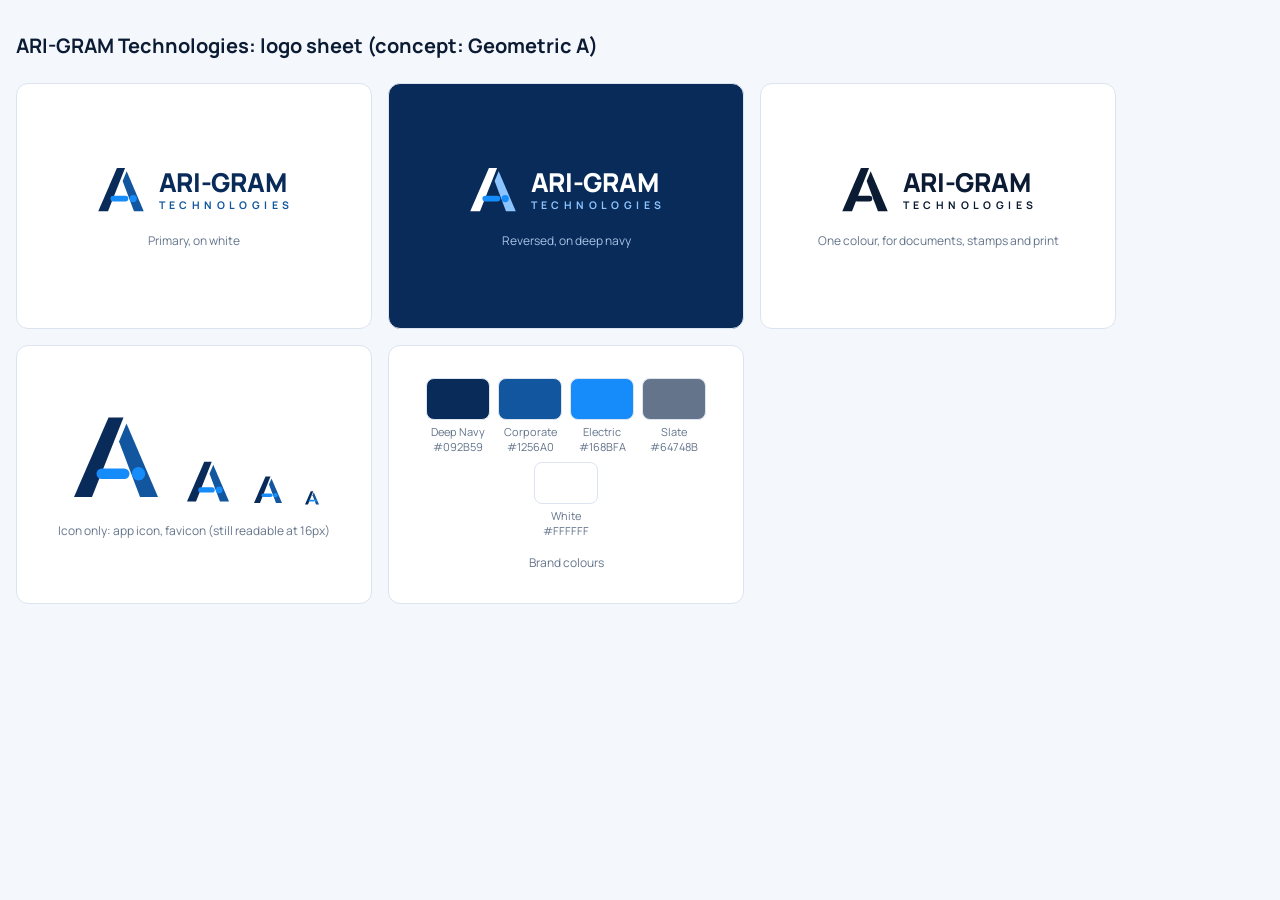
<file: mockups/logo-sheet.html>
<!doctype html>
<html lang="en">
<head>
<meta charset="utf-8" />
<meta name="viewport" content="width=device-width, initial-scale=1" />
<title>ARI-GRAM logo sheet</title>
<link href="https://fonts.googleapis.com/css2?family=Manrope:wght@500;700;800&display=swap" rel="stylesheet" />
<style>
  body { margin: 0; font-family: Manrope, system-ui, sans-serif; background: #F4F7FB; color: #0B1B33; padding: 32px 16px; }
  h1 { font-size: 20px; margin: 0 0 24px; }
  .grid { display: grid; grid-template-columns: repeat(auto-fit, minmax(280px, 1fr)); gap: 16px; max-width: 1100px; }
  .tile { border-radius: 12px; padding: 32px; display: flex; flex-direction: column; align-items: center; justify-content: center; gap: 16px; min-height: 180px; border: 1px solid #DCE4EF; }
  .tile small { font-size: 12px; color: #64748B; }
  .light { background: #fff; } .dark { background: #092B59; } .dark small { color: #A9C3E6; }
  .lockup { display: flex; align-items: center; gap: 12px; }
  .word { line-height: 1; }
  .word b { display: block; font-size: 26px; font-weight: 800; letter-spacing: -0.01em; color: #092B59; }
  .word span { display: block; font-size: 10.5px; font-weight: 700; letter-spacing: 0.42em; color: #1256A0; margin-top: 5px; }
  .dark .word b { color: #fff; } .dark .word span { color: #8CC4FF; }
  .mono svg * { fill: #0B1B33 !important; }
  .white svg * { fill: #fff !important; }
  .icons { display: flex; gap: 20px; align-items: end; }
  .swatches { display: flex; gap: 8px; flex-wrap: wrap; justify-content: center; }
  .sw { width: 64px; text-align: center; font-size: 11px; color: #64748B; }
  .sw i { display: block; height: 40px; border-radius: 8px; margin-bottom: 4px; border: 1px solid #DCE4EF; }
</style>
</head>
<body>
<h1>ARI-GRAM Technologies: logo sheet (concept: Geometric A)</h1>
<div class="grid">
  <div class="tile light">
    <div class="lockup"><svg width="52" height="52" viewBox="0 0 64 64"><use href="#mark"/></svg>
      <div class="word"><b>ARI-GRAM</b><span>TECHNOLOGIES</span></div></div>
    <small>Primary, on white</small>
  </div>
  <div class="tile dark">
    <div class="lockup white-legs"><svg width="52" height="52" viewBox="0 0 64 64"><use href="#mark-rev"/></svg>
      <div class="word"><b>ARI-GRAM</b><span>TECHNOLOGIES</span></div></div>
    <small>Reversed, on deep navy</small>
  </div>
  <div class="tile light mono">
    <div class="lockup"><svg width="52" height="52" viewBox="0 0 64 64"><use href="#mark-mono"/></svg>
      <div class="word"><b style="color:#0B1B33">ARI-GRAM</b><span style="color:#0B1B33">TECHNOLOGIES</span></div></div>
    <small>One colour, for documents, stamps and print</small>
  </div>
  <div class="tile light">
    <div class="icons">
      <svg width="96" height="96" viewBox="0 0 64 64"><use href="#mark"/></svg>
      <svg width="48" height="48" viewBox="0 0 64 64"><use href="#mark"/></svg>
      <svg width="32" height="32" viewBox="0 0 64 64"><use href="#mark"/></svg>
      <svg width="16" height="16" viewBox="0 0 64 64"><use href="#mark"/></svg>
    </div>
    <small>Icon only: app icon, favicon (still readable at 16px)</small>
  </div>
  <div class="tile light">
    <div class="swatches">
      <div class="sw"><i style="background:#092B59"></i>Deep Navy<br>#092B59</div>
      <div class="sw"><i style="background:#1256A0"></i>Corporate<br>#1256A0</div>
      <div class="sw"><i style="background:#168BFA"></i>Electric<br>#168BFA</div>
      <div class="sw"><i style="background:#64748B"></i>Slate<br>#64748B</div>
      <div class="sw"><i style="background:#FFFFFF"></i>White<br>#FFFFFF</div>
    </div>
    <small>Brand colours</small>
  </div>
</div>

<svg width="0" height="0" style="position:absolute">
  <defs>
    <g id="mark">
      <polygon points="4,58 27,5 37,5 16,58" fill="#092B59"/>
      <polygon points="39,9 60,58 48,58 34,21" fill="#1256A0"/>
      <rect x="19" y="39" width="22" height="7" rx="3.5" fill="#168BFA"/>
      <circle cx="47" cy="42.5" r="4.5" fill="#168BFA"/>
    </g>
    <g id="mark-rev">
      <polygon points="4,58 27,5 37,5 16,58" fill="#FFFFFF"/>
      <polygon points="39,9 60,58 48,58 34,21" fill="#8CC4FF"/>
      <rect x="19" y="39" width="22" height="7" rx="3.5" fill="#168BFA"/>
      <circle cx="47" cy="42.5" r="4.5" fill="#168BFA"/>
    </g>
    <g id="mark-mono" fill="#0B1B33">
      <polygon points="4,58 27,5 37,5 16,58"/>
      <polygon points="39,9 60,58 48,58 34,21"/>
      <rect x="19" y="39" width="22" height="7" rx="3.5"/>
      <circle cx="47" cy="42.5" r="4.5"/>
    </g>
  </defs>
</svg>
</body>
</html>
</file>
